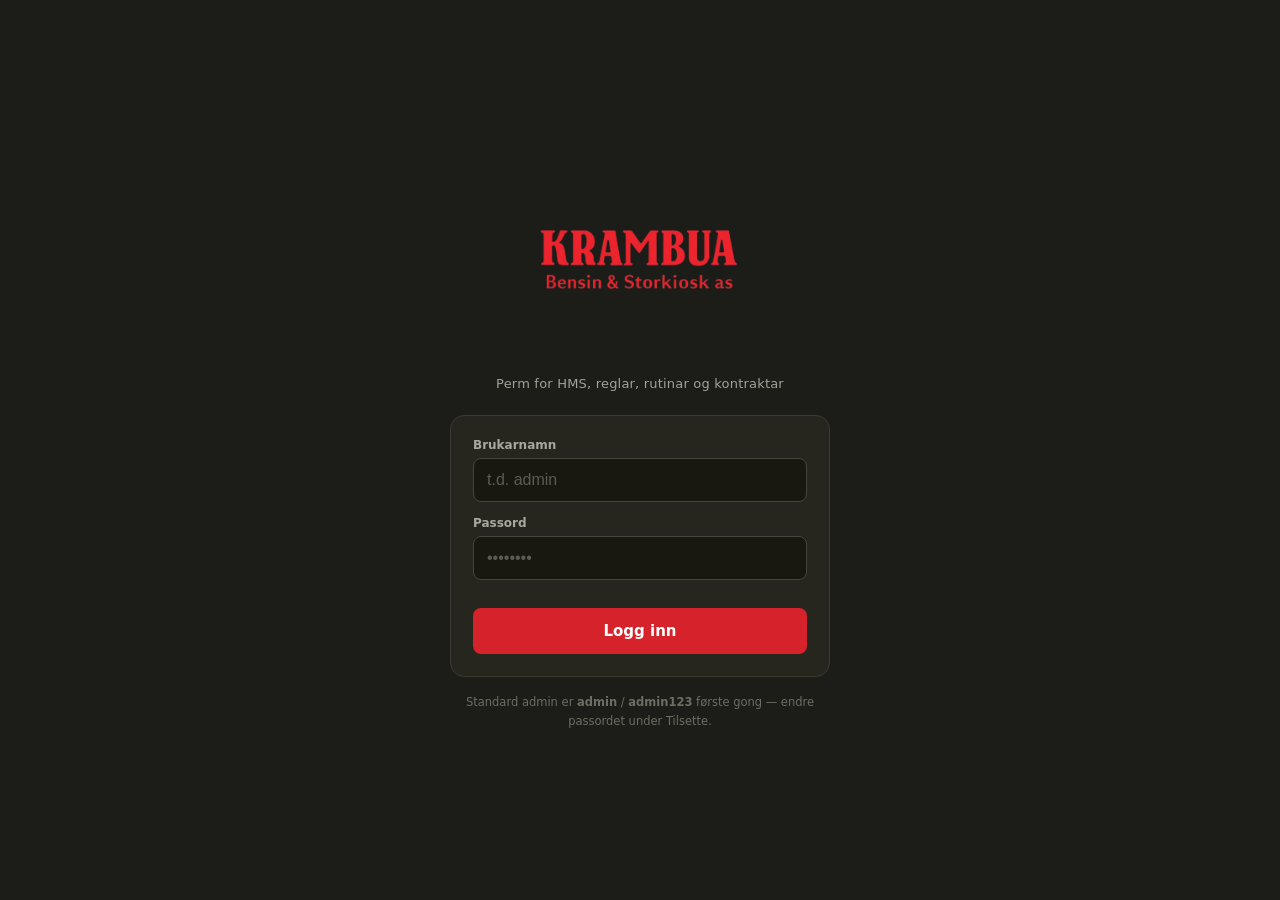
<file: index.html>
<!DOCTYPE html>
<html lang="nn">
<head>
<meta charset="UTF-8" />
<meta name="viewport" content="width=device-width, initial-scale=1, viewport-fit=cover" />
<meta name="theme-color" content="#1C1C19" />
<title>Krambua — Perm for tilsette</title>
<link rel="icon" href="assets/logo-k.png" />
<link rel="apple-touch-icon" href="assets/logo-k.png" />
<link rel="stylesheet" href="style.css" />
</head>
<body>

<div id="laster" class="laster-side">Lastar …</div>

<div id="innlogging" class="skjult">
  <div class="login-boks">
    <div class="login-topp">
      <img class="merke-full" src="logo-full.png" alt="Krambua Bensin & Storkiosk" />
      <p>Perm for HMS, reglar, rutinar og kontraktar</p>
    </div>
    <div class="login-kort" id="steg-brukar">
      <label for="bn-felt">Brukarnamn</label>
      <input id="bn-felt" placeholder="t.d. admin" autocapitalize="off" style="margin-bottom:14px;" />
      <label for="pw-felt">Passord</label>
      <input id="pw-felt" type="password" placeholder="••••••••" />
      <div id="login-feil" class="login-feil"></div>
      <button id="login-knapp">Logg inn</button>
    </div>
    <div class="login-kort skjult" id="steg-token">
      <label for="token-felt">GitHub-token (berre for admin)</label>
      <textarea id="token-felt" rows="3" placeholder="github_pat_..."></textarea>
      <div class="hugs-rad">
        <input type="checkbox" id="hugs-meg" checked />
        <label for="hugs-meg" style="margin:0;">Hugs på denne eininga</label>
      </div>
      <div id="token-feil" class="login-feil"></div>
      <button id="token-knapp">Gå vidare</button>
    </div>
    <p class="login-hjelp">
      Standard admin er <b>admin</b> / <b>admin123</b> første gong — endre passordet under Tilsette.
    </p>
  </div>
</div>

<div id="app" class="skjult">
  <div id="app-topp">
    <div class="merke-rad">
      <img src="logo-k.png" alt="Krambua" />
      <span class="undertekst">Perm for tilsette</span>
    </div>
    <div class="hoyre">
      <button id="avvik-knapp" class="knapp-avvik">⚠ Meld avvik</button>
      <span id="brukar-namn" class="brukar"></span>
      <button id="logg-ut-knapp">Logg ut</button>
    </div>
  </div>
  <div id="innhald"></div>
</div>

<div id="toast-rot"></div>

<script src="config.js"></script>
<script src="app.js"></script>
</body>
</html>
</file>
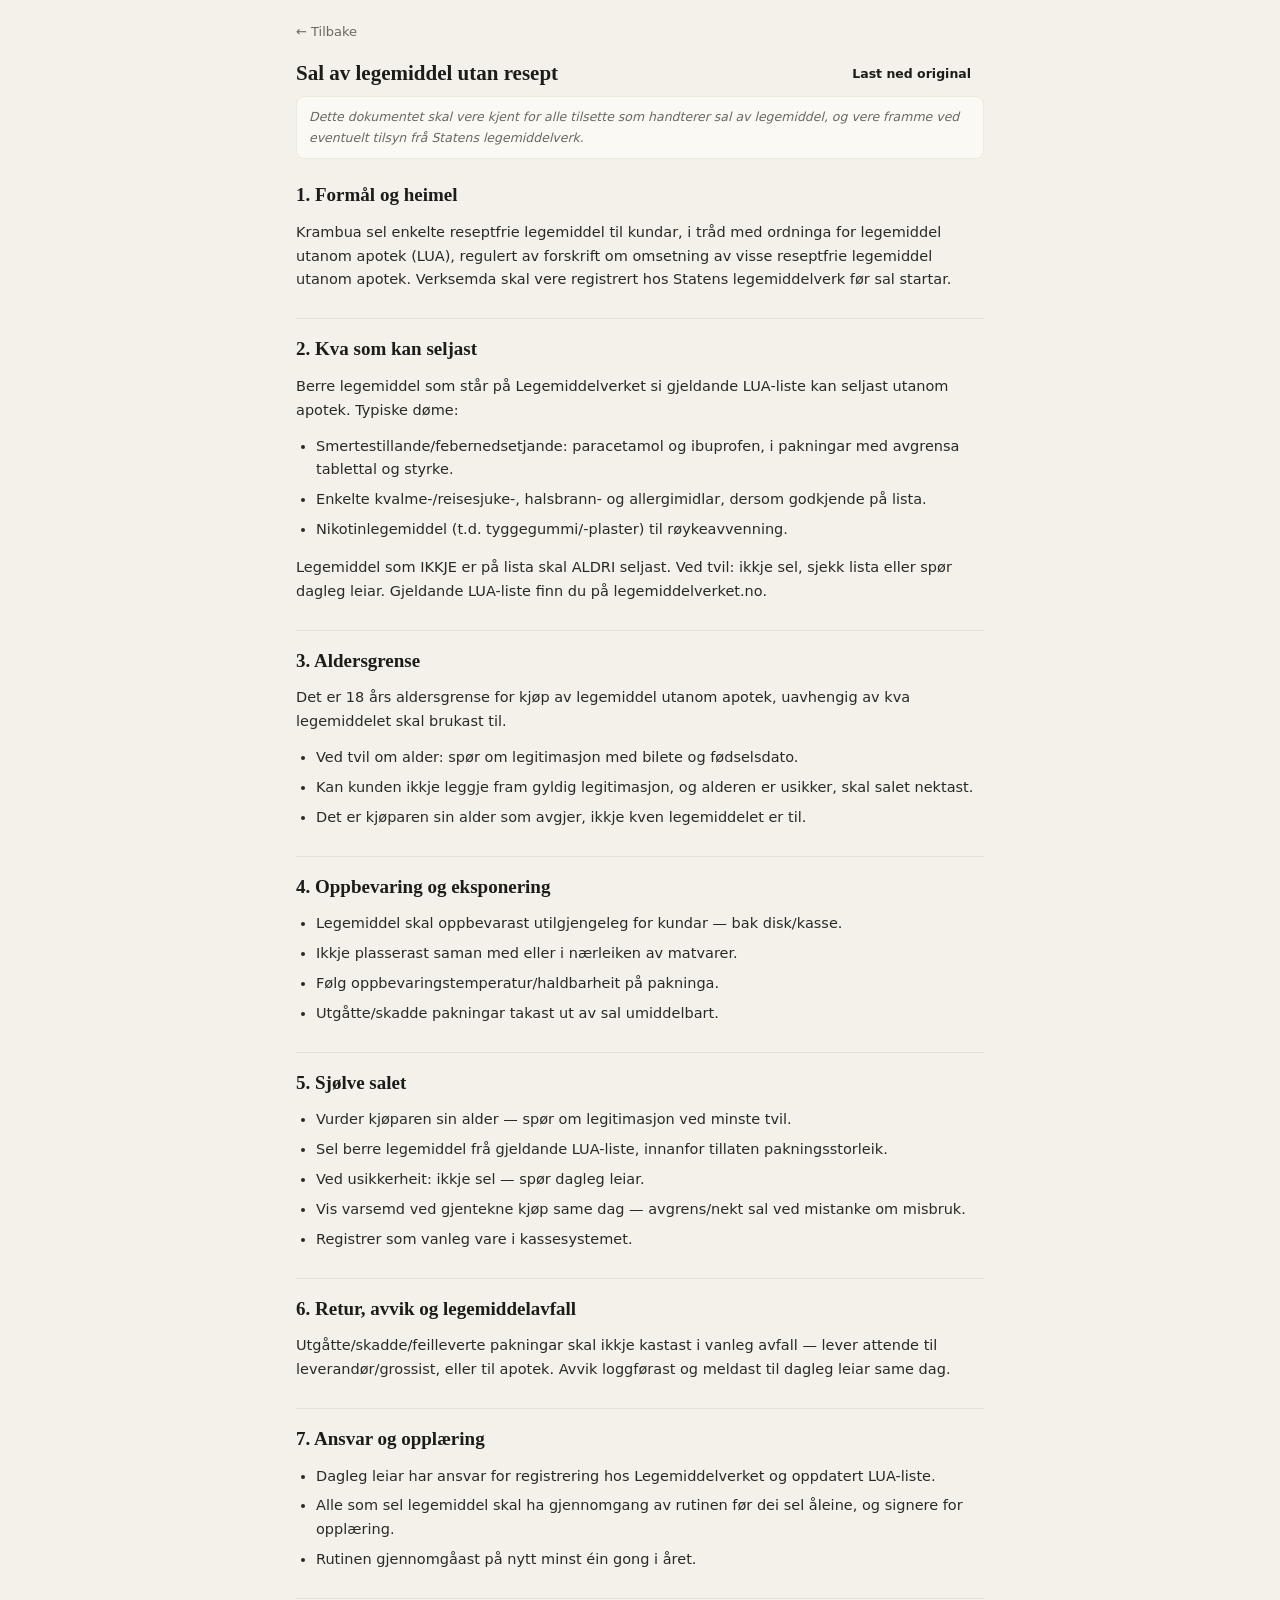
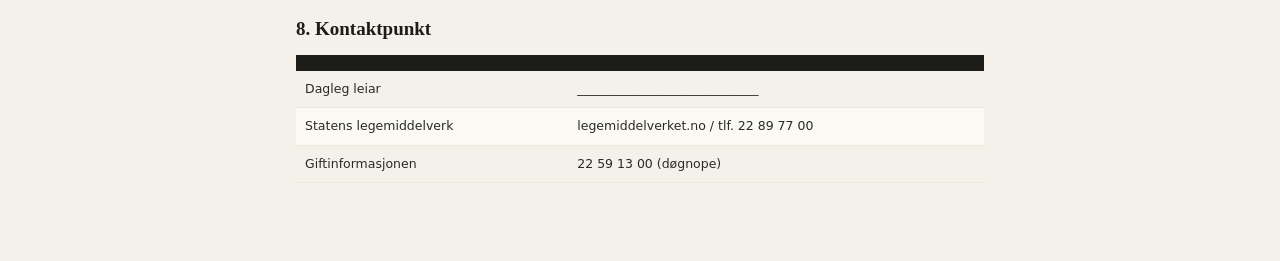
<file: preview_lesevisning.html>
<!DOCTYPE html>
<html lang="nn"><head><meta charset="UTF-8">
<meta name="viewport" content="width=device-width, initial-scale=1">
<title>Førehandsvising — lesevisning</title>
<style>:root {
  --raud: #D6222A;
  --raud-mork: #B81C24;
  --kull: #1C1C19;
  --botn: #F3F1EA;
  --kort: #FFFFFF;
  --kant: #E4E0D4;
  --tekst-lys: #8A8980;
  --safe-b: env(safe-area-inset-bottom, 0px);
}
* { box-sizing: border-box; -webkit-tap-highlight-color: transparent; }
html { -webkit-text-size-adjust: 100%; }
body {
  margin: 0;
  font-family: 'Inter', system-ui, -apple-system, sans-serif;
  background: var(--botn);
  color: var(--kull);
  overscroll-behavior-y: none;
}
h1, h2 { font-family: Georgia, serif; margin: 0; }
button { font-family: inherit; touch-action: manipulation; }
.skjult { display: none !important; }

/* ---------- Innlogging ---------- */
#innlogging {
  min-height: 100dvh;
  background: var(--kull);
  display: flex;
  align-items: center;
  justify-content: center;
  padding: 24px 18px calc(24px + var(--safe-b));
}
.login-boks { width: 100%; max-width: 380px; }
.login-topp { text-align: center; margin-bottom: 24px; }
.login-topp .ikon {
  width: 56px; height: 56px; margin: 0 auto 16px;
  display: flex; align-items: center; justify-content: center;
}
.login-topp .ikon img { width: 100%; height: 100%; object-fit: contain; }
.login-topp .merke-full { max-width: 210px; width: 100%; height: auto; margin: 0 auto 6px; display: block; }
.login-topp p { color: #a3a299; font-size: 13px; margin-top: 8px; letter-spacing: .2px; }
.login-kort {
  background: #26261F; border: 1px solid #3a392f; border-radius: 14px; padding: 22px;
}
.login-kort label { font-size: 12px; color: #a9a89f; display: block; margin-bottom: 6px; font-weight: 600; }
.login-kort input, .login-kort textarea {
  width: 100%; background: #18180F; border: 1px solid #46453d; border-radius: 8px;
  padding: 12px 13px; color: #fff; font-size: 16px; resize: vertical;
}
.login-kort textarea { font-family: monospace; font-size: 13.5px; }
.login-kort input::placeholder, .login-kort textarea::placeholder { color: #5c5b52; }
.login-kort button {
  width: 100%; margin-top: 18px; background: var(--raud); border: none; border-radius: 8px;
  padding: 14px 0; color: #fff; font-weight: 700; font-size: 15px; cursor: pointer;
  transition: background .15s ease;
}
.login-kort button:active { background: var(--raud-mork); }
.login-hjelp { color: #6e6d64; font-size: 11.5px; text-align: center; margin-top: 16px; line-height: 1.6; padding: 0 6px; }
.login-feil { color: #ff9d8a; font-size: 12.5px; margin-top: 10px; min-height: 0; line-height: 1.5; }
.hugs-rad { display: flex; align-items: center; gap: 8px; font-size: 13px; color: #a9a89f; margin-top: 12px; }
.hugs-rad input { width: auto; accent-color: var(--raud); }

/* ---------- Toppfelt ---------- */
#app-topp {
  background: var(--kull);
  border-bottom: 3px solid var(--raud);
  padding: 12px 16px;
  padding-top: max(12px, env(safe-area-inset-top));
  display: flex; align-items: center; justify-content: space-between;
  position: sticky; top: 0; z-index: 30;
  gap: 10px;
}
#app-topp .merke-rad { display: flex; align-items: center; gap: 9px; min-width: 0; }
#app-topp .merke-rad img { height: 26px; width: auto; flex-shrink: 0; }
#app-topp .undertekst {
  color: #a9a89f; font-size: 11px; letter-spacing: .8px; text-transform: uppercase;
  border-left: 1px solid #47463f; padding-left: 9px; white-space: nowrap;
  display: none;
}
#app-topp .hoyre { display: flex; align-items: center; gap: 10px; flex-shrink: 0; }
#app-topp .brukar { color: #cfcec5; font-size: 12.5px; max-width: 120px; overflow: hidden; text-overflow: ellipsis; white-space: nowrap; }
#app-topp button {
  background: transparent; border: 1px solid #47463f; color: #e9e8df;
  padding: 8px 12px; border-radius: 7px; font-size: 12.5px; cursor: pointer; white-space: nowrap;
}
#app-topp button:active { background: #2c2c26; }
.knapp-avvik {
  background: #D6222A !important; border-color: #D6222A !important; color: #fff !important;
  font-weight: 700;
}
.knapp-avvik:active { background: var(--raud-mork) !important; }

#innhald { max-width: 720px; margin: 0 auto; padding: 18px 14px calc(50px + var(--safe-b)); }

/* ---------- Faner ---------- */
.faner {
  display: flex; gap: 6px; margin-bottom: 18px;
  background: #E8E5DA; padding: 4px; border-radius: 10px;
}
.fane-knapp {
  flex: 1; padding: 9px 12px; border-radius: 7px; border: none; background: transparent;
  color: #5a594e; font-weight: 600; font-size: 13.5px; cursor: pointer; transition: all .15s ease;
}
.fane-knapp.aktiv { background: var(--kort); color: var(--kull); box-shadow: 0 1px 3px rgba(0,0,0,.12); }

/* ---------- Kategorifilter ---------- */
.kategori-filter {
  display: flex; gap: 7px; margin-bottom: 16px;
  overflow-x: auto; -webkit-overflow-scrolling: touch; scrollbar-width: none;
  padding-bottom: 2px; margin-left: -14px; margin-right: -14px; padding-left: 14px; padding-right: 14px;
}
.kategori-filter::-webkit-scrollbar { display: none; }
.kategori-filter button {
  flex-shrink: 0; font-size: 13px; padding: 7px 14px; border-radius: 20px; border: 1px solid var(--kant);
  background: var(--kort); color: #5a594e; cursor: pointer; font-weight: 600;
}
.kategori-filter button.aktiv { border-color: var(--raud); background: var(--raud); color: #fff; }

/* ---------- Verktøyrad ---------- */
.verktoyrad { margin-bottom: 4px; }
.verktoyrad .last-opp-rad { margin-top: 4px; margin-bottom: 14px; }

/* ---------- Kort / rader ---------- */
.dok-rad, .tilsett-rad {
  background: var(--kort); border: 1px solid var(--kant); border-radius: 12px; padding: 14px;
  display: flex; align-items: center; gap: 12px; margin-bottom: 9px;
  transition: box-shadow .15s ease;
}
.dok-rad .ikon-fil {
  width: 36px; height: 36px; border-radius: 8px; background: var(--botn);
  display: flex; align-items: center; justify-content: center; flex-shrink: 0; font-size: 16px;
}
.dok-rad .info, .tilsett-rad .info { flex: 1; min-width: 0; }
.dok-rad .tittel, .tilsett-rad .namn {
  font-weight: 600; font-size: 14.5px; overflow: hidden; text-overflow: ellipsis;
  white-space: nowrap; line-height: 1.3;
}
.dok-rad .meta, .tilsett-rad .meta {
  font-size: 11.5px; color: var(--tekst-lys); margin-top: 3px;
  overflow: hidden; text-overflow: ellipsis; white-space: nowrap;
}
.dok-rad .knappar { display: flex; gap: 6px; flex-shrink: 0; }
.knapp-liten {
  background: var(--botn); border: none; border-radius: 8px; padding: 9px 13px;
  font-size: 12.5px; font-weight: 600; color: var(--kull); cursor: pointer; white-space: nowrap;
}
.knapp-liten:active { background: #e3e0d3; }
.knapp-slett {
  background: none; border: 1px solid #f0d3d0; border-radius: 8px; padding: 9px 11px; cursor: pointer;
  color: var(--raud); font-size: 14px; line-height: 1; flex-shrink: 0;
}
.knapp-slett:active { background: #FCE9E9; }
.knapp-mork {
  background: var(--kull); color: #fff; border: none; border-radius: 9px;
  padding: 11px 16px; font-size: 13.5px; font-weight: 600; cursor: pointer;
}
.knapp-mork:active { background: #333329; }
.knapp-raud {
  background: var(--raud); color: #fff; border: none; border-radius: 9px;
  padding: 13px 16px; font-size: 14.5px; font-weight: 700; cursor: pointer;
}
.knapp-raud:active { background: var(--raud-mork); }
.knapp-raud:disabled { opacity: .6; }

.tom {
  text-align: center; padding: 54px 22px; color: #a09f96; font-size: 13.5px;
  background: var(--kort); border: 1px dashed var(--kant); border-radius: 12px;
}

.kategori-header { display: flex; align-items: center; gap: 8px; margin: 24px 0 11px; }
.kategori-header:first-child { margin-top: 0; }
.kategori-header .prikk { width: 7px; height: 7px; background: var(--raud); border-radius: 2px; flex-shrink: 0; }
.kategori-header h2 { font-size: 12.5px; text-transform: uppercase; letter-spacing: 1px; color: #6e6d63; }

.hei-header { margin-bottom: 22px; }
.hei-header h1 { font-size: 23px; margin-bottom: 5px; }
.hei-header p { color: var(--tekst-lys); font-size: 13.5px; margin: 0; line-height: 1.5; }

/* ---------- Modal (bunnark på mobil) ---------- */
.modal-bakgrunn {
  position: fixed; inset: 0; background: rgba(20,20,17,.55);
  display: flex; align-items: flex-end; justify-content: center; z-index: 40;
}
.modal {
  background: var(--kort); border-radius: 18px 18px 0 0; width: 100%; max-width: 480px;
  padding: 20px 18px calc(20px + var(--safe-b));
  max-height: 88dvh; overflow-y: auto;
  animation: gli-opp .2s ease-out;
}
@keyframes gli-opp { from { transform: translateY(20px); opacity: 0; } to { transform: translateY(0); opacity: 1; } }
.modal-topp { display: flex; justify-content: space-between; align-items: center; margin-bottom: 16px; }
.modal-topp h2 { font-size: 17px; }
.modal-topp button {
  background: var(--botn); border: none; cursor: pointer; font-size: 15px; color: var(--kull);
  width: 30px; height: 30px; border-radius: 50%; display: flex; align-items: center; justify-content: center;
}
.felt { margin-bottom: 15px; }
.felt label { font-size: 12.5px; color: #6a6960; display: block; margin-bottom: 6px; font-weight: 600; }
.felt input, .felt select {
  width: 100%; border: 1px solid var(--kant); border-radius: 8px; padding: 11px 13px;
  font-size: 16px; background: var(--kort); color: var(--kull);
}
.filvel {
  border: 1.5px dashed #ccc7b8; border-radius: 10px; padding: 20px 12px; text-align: center;
  cursor: pointer; background: #FAF9F4; font-size: 13.5px; color: #8a8980; line-height: 1.5;
}
.filvel:active { background: #f3f0e7; }
.avkryssliste {
  display: flex; flex-direction: column; gap: 3px; max-height: 150px; overflow-y: auto;
  border: 1px solid #eee9db; border-radius: 9px; padding: 6px; margin-top: 8px;
}
.avkryssliste label {
  display: flex; align-items: center; gap: 9px; font-size: 13.5px; padding: 7px 6px; border-radius: 6px;
}
.avkryssliste input { accent-color: var(--raud); width: 17px; height: 17px; flex-shrink: 0; }

/* ---------- Diverse skjema ---------- */
.grid-2 { display: grid; grid-template-columns: 1fr 1fr; gap: 10px; margin-bottom: 10px; }
.tekstfelt {
  width: 100%; box-sizing: border-box; border: 1px solid var(--kant); border-radius: 8px;
  padding: 11px 13px; font-size: 16px; background: var(--kort); color: var(--kull);
}

.toast {
  position: fixed; top: max(16px, env(safe-area-inset-top)); left: 16px; right: 16px;
  background: var(--kull); color: #fff; padding: 12px 16px; border-radius: 10px;
  font-size: 13.5px; z-index: 50; box-shadow: 0 8px 24px rgba(0,0,0,.3); text-align: center;
}
.laster-side {
  min-height: 100dvh; display: flex; align-items: center; justify-content: center;
  background: var(--kull); color: #8a8980; font-size: 13.5px;
}

/* ---------- Større skjermar ---------- */
@media (min-width: 640px) {
  #app-topp { padding: 16px 28px; }
  #app-topp .undertekst { display: inline; }
  #innhald { padding: 28px 24px 60px; }
  .grid-2 { grid-template-columns: 1fr 1fr; }
  .modal-bakgrunn { align-items: center; }
  .modal { border-radius: 16px; animation: none; }
  .dok-rad:hover, .tilsett-rad:hover { box-shadow: 0 2px 10px rgba(0,0,0,.06); }
  .toast { left: auto; right: 24px; max-width: 320px; }
}

@media (max-width: 639px) {
  .dok-rad .tittel { white-space: normal; }
  .grid-2 { grid-template-columns: 1fr; }
}

@media (max-width: 430px) {
  #app-topp .brukar { display: none; }
  #app-topp button { padding: 8px 10px; }
}

/* ---------- Integrert dokumentside ---------- */
.dok-side { line-height: 1.65; color: #2a2a25; font-size: 14.5px; }
.dok-side .side-h1 {
  font-family: Georgia, serif; font-size: 19px; color: var(--kull);
  margin: 26px 0 10px; padding-top: 14px; border-top: 1px solid #e4e0d4;
}
.dok-side .side-h1:first-of-type { border-top: none; padding-top: 0; margin-top: 4px; }
.dok-side .side-h2 { font-size: 15.5px; color: var(--raud); margin: 18px 0 8px; font-weight: 700; }
.dok-side p { margin: 0 0 12px; }
.dok-side ul { margin: 0 0 14px; padding-left: 20px; }
.dok-side li { margin-bottom: 6px; }
.dok-side .side-notis {
  font-style: italic; font-size: 12.5px; color: #6a6960; background: #FAF9F4;
  border: 1px solid #eee9db; border-radius: 8px; padding: 10px 12px; margin-bottom: 20px;
}
.dok-side .side-tabell {
  width: 100%; border-collapse: collapse; margin: 4px 0 18px; font-size: 12.5px;
}
.dok-side .side-tabell th {
  background: var(--kull); color: #fff; text-align: left; padding: 8px 9px; font-weight: 600;
}
.dok-side .side-tabell td { padding: 8px 9px; border-bottom: 1px solid #eee9db; vertical-align: top; }
.dok-side .side-tabell tr:nth-child(even) td { background: #FAF9F4; }

.side-topp {
  display: flex; align-items: center; justify-content: space-between; gap: 10px;
  margin-bottom: 6px; flex-wrap: wrap;
}
.side-topp h1 { font-size: 21px; }
.side-tilbake {
  background: none; border: none; color: #6a6960; font-size: 13px; cursor: pointer;
  padding: 4px 0; margin-bottom: 14px; display: inline-flex; align-items: center; gap: 4px;
}

body { padding: 0; }
#innhald { max-width: 720px; margin: 0 auto; padding: 20px 16px 60px; }
</style>
</head><body>
<div id="innhald">
  <button class="side-tilbake">← Tilbake</button>
  <div class="side-topp"><h1>Sal av legemiddel utan resept</h1><button class="knapp-liten">Last ned original</button></div>
  <div class="dok-side"><p class="side-notis">Dette dokumentet skal vere kjent for alle tilsette som handterer sal av legemiddel, og vere framme ved eventuelt tilsyn frå Statens legemiddelverk.</p>
<h2 class="side-h1">1. Formål og heimel</h2>
<p>Krambua sel enkelte reseptfrie legemiddel til kundar, i tråd med ordninga for legemiddel utanom apotek (LUA), regulert av forskrift om omsetning av visse reseptfrie legemiddel utanom apotek. Verksemda skal vere registrert hos Statens legemiddelverk før sal startar.</p>
<h2 class="side-h1">2. Kva som kan seljast</h2>
<p>Berre legemiddel som står på Legemiddelverket si gjeldande LUA-liste kan seljast utanom apotek. Typiske døme:</p>
<ul><li>Smertestillande/febernedsetjande: paracetamol og ibuprofen, i pakningar med avgrensa tablettal og styrke.</li><li>Enkelte kvalme-/reisesjuke-, halsbrann- og allergimidlar, dersom godkjende på lista.</li><li>Nikotinlegemiddel (t.d. tyggegummi/-plaster) til røykeavvenning.</li></ul>
<p>Legemiddel som IKKJE er på lista skal ALDRI seljast. Ved tvil: ikkje sel, sjekk lista eller spør dagleg leiar. Gjeldande LUA-liste finn du på legemiddelverket.no.</p>
<h2 class="side-h1">3. Aldersgrense</h2>
<p>Det er 18 års aldersgrense for kjøp av legemiddel utanom apotek, uavhengig av kva legemiddelet skal brukast til.</p>
<ul><li>Ved tvil om alder: spør om legitimasjon med bilete og fødselsdato.</li><li>Kan kunden ikkje leggje fram gyldig legitimasjon, og alderen er usikker, skal salet nektast.</li><li>Det er kjøparen sin alder som avgjer, ikkje kven legemiddelet er til.</li></ul>
<h2 class="side-h1">4. Oppbevaring og eksponering</h2>
<ul><li>Legemiddel skal oppbevarast utilgjengeleg for kundar — bak disk/kasse.</li><li>Ikkje plasserast saman med eller i nærleiken av matvarer.</li><li>Følg oppbevaringstemperatur/haldbarheit på pakninga.</li><li>Utgåtte/skadde pakningar takast ut av sal umiddelbart.</li></ul>
<h2 class="side-h1">5. Sjølve salet</h2>
<ul><li>Vurder kjøparen sin alder — spør om legitimasjon ved minste tvil.</li><li>Sel berre legemiddel frå gjeldande LUA-liste, innanfor tillaten pakningsstorleik.</li><li>Ved usikkerheit: ikkje sel — spør dagleg leiar.</li><li>Vis varsemd ved gjentekne kjøp same dag — avgrens/nekt sal ved mistanke om misbruk.</li><li>Registrer som vanleg vare i kassesystemet.</li></ul>
<h2 class="side-h1">6. Retur, avvik og legemiddelavfall</h2>
<p>Utgåtte/skadde/feilleverte pakningar skal ikkje kastast i vanleg avfall — lever attende til leverandør/grossist, eller til apotek. Avvik loggførast og meldast til dagleg leiar same dag.</p>
<h2 class="side-h1">7. Ansvar og opplæring</h2>
<ul><li>Dagleg leiar har ansvar for registrering hos Legemiddelverket og oppdatert LUA-liste.</li><li>Alle som sel legemiddel skal ha gjennomgang av rutinen før dei sel åleine, og signere for opplæring.</li><li>Rutinen gjennomgåast på nytt minst éin gong i året.</li></ul>
<h2 class="side-h1">8. Kontaktpunkt</h2>
<table class="side-tabell"><thead><tr><th></th><th></th></tr></thead><tbody><tr><td>Dagleg leiar</td><td>_____________________________</td></tr><tr><td>Statens legemiddelverk</td><td>legemiddelverket.no / tlf. 22 89 77 00</td></tr><tr><td>Giftinformasjonen</td><td>22 59 13 00 (døgnope)</td></tr></tbody></table></div>
</div>
</body></html>
</file>
<file: style.css>
:root {
  --raud: #D6222A;
  --raud-mork: #B81C24;
  --kull: #1C1C19;
  --botn: #F3F1EA;
  --kort: #FFFFFF;
  --kant: #E4E0D4;
  --tekst-lys: #8A8980;
  --safe-b: env(safe-area-inset-bottom, 0px);
}
* { box-sizing: border-box; -webkit-tap-highlight-color: transparent; }
html { -webkit-text-size-adjust: 100%; }
body {
  margin: 0;
  font-family: 'Inter', system-ui, -apple-system, sans-serif;
  background: var(--botn);
  color: var(--kull);
  overscroll-behavior-y: none;
}
h1, h2 { font-family: Georgia, serif; margin: 0; }
button { font-family: inherit; touch-action: manipulation; }
.skjult { display: none !important; }

/* ---------- Innlogging ---------- */
#innlogging {
  min-height: 100dvh;
  background: var(--kull);
  display: flex;
  align-items: center;
  justify-content: center;
  padding: 24px 18px calc(24px + var(--safe-b));
}
.login-boks { width: 100%; max-width: 380px; }
.login-topp { text-align: center; margin-bottom: 24px; }
.login-topp .ikon {
  width: 56px; height: 56px; margin: 0 auto 16px;
  display: flex; align-items: center; justify-content: center;
}
.login-topp .ikon img { width: 100%; height: 100%; object-fit: contain; }
.login-topp .merke-full { max-width: 210px; width: 100%; height: auto; margin: 0 auto 6px; display: block; }
.login-topp p { color: #a3a299; font-size: 13px; margin-top: 8px; letter-spacing: .2px; }
.login-kort {
  background: #26261F; border: 1px solid #3a392f; border-radius: 14px; padding: 22px;
}
.login-kort label { font-size: 12px; color: #a9a89f; display: block; margin-bottom: 6px; font-weight: 600; }
.login-kort input, .login-kort textarea {
  width: 100%; background: #18180F; border: 1px solid #46453d; border-radius: 8px;
  padding: 12px 13px; color: #fff; font-size: 16px; resize: vertical;
}
.login-kort textarea { font-family: monospace; font-size: 13.5px; }
.login-kort input::placeholder, .login-kort textarea::placeholder { color: #5c5b52; }
.login-kort button {
  width: 100%; margin-top: 18px; background: var(--raud); border: none; border-radius: 8px;
  padding: 14px 0; color: #fff; font-weight: 700; font-size: 15px; cursor: pointer;
  transition: background .15s ease;
}
.login-kort button:active { background: var(--raud-mork); }
.login-hjelp { color: #6e6d64; font-size: 11.5px; text-align: center; margin-top: 16px; line-height: 1.6; padding: 0 6px; }
.login-feil { color: #ff9d8a; font-size: 12.5px; margin-top: 10px; min-height: 0; line-height: 1.5; }
.hugs-rad { display: flex; align-items: center; gap: 8px; font-size: 13px; color: #a9a89f; margin-top: 12px; }
.hugs-rad input { width: auto; accent-color: var(--raud); }

/* ---------- Toppfelt ---------- */
#app-topp {
  background: var(--kull);
  border-bottom: 3px solid var(--raud);
  padding: 12px 16px;
  padding-top: max(12px, env(safe-area-inset-top));
  display: flex; align-items: center; justify-content: space-between;
  position: sticky; top: 0; z-index: 30;
  gap: 10px;
}
#app-topp .merke-rad { display: flex; align-items: center; gap: 9px; min-width: 0; }
#app-topp .merke-rad img { height: 26px; width: auto; flex-shrink: 0; }
#app-topp .undertekst {
  color: #a9a89f; font-size: 11px; letter-spacing: .8px; text-transform: uppercase;
  border-left: 1px solid #47463f; padding-left: 9px; white-space: nowrap;
  display: none;
}
#app-topp .hoyre { display: flex; align-items: center; gap: 10px; flex-shrink: 0; }
#app-topp .brukar { color: #cfcec5; font-size: 12.5px; max-width: 120px; overflow: hidden; text-overflow: ellipsis; white-space: nowrap; }
#app-topp button {
  background: transparent; border: 1px solid #47463f; color: #e9e8df;
  padding: 8px 12px; border-radius: 7px; font-size: 12.5px; cursor: pointer; white-space: nowrap;
}
#app-topp button:active { background: #2c2c26; }
.knapp-avvik {
  background: #D6222A !important; border-color: #D6222A !important; color: #fff !important;
  font-weight: 700;
}
.knapp-avvik:active { background: var(--raud-mork) !important; }

#innhald { max-width: 720px; margin: 0 auto; padding: 18px 14px calc(50px + var(--safe-b)); }

/* ---------- Faner ---------- */
.faner {
  display: flex; gap: 6px; margin-bottom: 18px;
  background: #E8E5DA; padding: 4px; border-radius: 10px;
}
.fane-knapp {
  flex: 1; padding: 9px 12px; border-radius: 7px; border: none; background: transparent;
  color: #5a594e; font-weight: 600; font-size: 13.5px; cursor: pointer; transition: all .15s ease;
}
.fane-knapp.aktiv { background: var(--kort); color: var(--kull); box-shadow: 0 1px 3px rgba(0,0,0,.12); }

/* ---------- Kategorifilter ---------- */
.kategori-filter {
  display: flex; gap: 7px; margin-bottom: 16px;
  overflow-x: auto; -webkit-overflow-scrolling: touch; scrollbar-width: none;
  padding-bottom: 2px; margin-left: -14px; margin-right: -14px; padding-left: 14px; padding-right: 14px;
}
.kategori-filter::-webkit-scrollbar { display: none; }
.kategori-filter button {
  flex-shrink: 0; font-size: 13px; padding: 7px 14px; border-radius: 20px; border: 1px solid var(--kant);
  background: var(--kort); color: #5a594e; cursor: pointer; font-weight: 600;
}
.kategori-filter button.aktiv { border-color: var(--raud); background: var(--raud); color: #fff; }

/* ---------- Verktøyrad ---------- */
.verktoyrad { margin-bottom: 4px; }
.verktoyrad .last-opp-rad { margin-top: 4px; margin-bottom: 14px; }

/* ---------- Kort / rader ---------- */
.dok-rad, .tilsett-rad {
  background: var(--kort); border: 1px solid var(--kant); border-radius: 12px; padding: 14px;
  display: flex; align-items: center; gap: 12px; margin-bottom: 9px;
  transition: box-shadow .15s ease;
}
.dok-rad .ikon-fil {
  width: 36px; height: 36px; border-radius: 8px; background: var(--botn);
  display: flex; align-items: center; justify-content: center; flex-shrink: 0; font-size: 16px;
}
.dok-rad .info, .tilsett-rad .info { flex: 1; min-width: 0; }
.dok-rad .tittel, .tilsett-rad .namn {
  font-weight: 600; font-size: 14.5px; overflow: hidden; text-overflow: ellipsis;
  white-space: nowrap; line-height: 1.3;
}
.dok-rad .meta, .tilsett-rad .meta {
  font-size: 11.5px; color: var(--tekst-lys); margin-top: 3px;
  overflow: hidden; text-overflow: ellipsis; white-space: nowrap;
}
.dok-rad .knappar { display: flex; gap: 6px; flex-shrink: 0; }
.knapp-liten {
  background: var(--botn); border: none; border-radius: 8px; padding: 9px 13px;
  font-size: 12.5px; font-weight: 600; color: var(--kull); cursor: pointer; white-space: nowrap;
}
.knapp-liten:active { background: #e3e0d3; }
.knapp-slett {
  background: none; border: 1px solid #f0d3d0; border-radius: 8px; padding: 9px 11px; cursor: pointer;
  color: var(--raud); font-size: 14px; line-height: 1; flex-shrink: 0;
}
.knapp-slett:active { background: #FCE9E9; }
.knapp-mork {
  background: var(--kull); color: #fff; border: none; border-radius: 9px;
  padding: 11px 16px; font-size: 13.5px; font-weight: 600; cursor: pointer;
}
.knapp-mork:active { background: #333329; }
.knapp-raud {
  background: var(--raud); color: #fff; border: none; border-radius: 9px;
  padding: 13px 16px; font-size: 14.5px; font-weight: 700; cursor: pointer;
}
.knapp-raud:active { background: var(--raud-mork); }
.knapp-raud:disabled { opacity: .6; }

.tom {
  text-align: center; padding: 54px 22px; color: #a09f96; font-size: 13.5px;
  background: var(--kort); border: 1px dashed var(--kant); border-radius: 12px;
}

.kategori-header { display: flex; align-items: center; gap: 8px; margin: 24px 0 11px; }
.kategori-header:first-child { margin-top: 0; }
.kategori-header .prikk { width: 7px; height: 7px; background: var(--raud); border-radius: 2px; flex-shrink: 0; }
.kategori-header h2 { font-size: 12.5px; text-transform: uppercase; letter-spacing: 1px; color: #6e6d63; }

.hei-header { margin-bottom: 22px; }
.hei-header h1 { font-size: 23px; margin-bottom: 5px; }
.hei-header p { color: var(--tekst-lys); font-size: 13.5px; margin: 0; line-height: 1.5; }

/* ---------- Modal (bunnark på mobil) ---------- */
.modal-bakgrunn {
  position: fixed; inset: 0; background: rgba(20,20,17,.55);
  display: flex; align-items: flex-end; justify-content: center; z-index: 40;
}
.modal {
  background: var(--kort); border-radius: 18px 18px 0 0; width: 100%; max-width: 480px;
  padding: 20px 18px calc(20px + var(--safe-b));
  max-height: 88dvh; overflow-y: auto;
  animation: gli-opp .2s ease-out;
}
@keyframes gli-opp { from { transform: translateY(20px); opacity: 0; } to { transform: translateY(0); opacity: 1; } }
.modal-topp { display: flex; justify-content: space-between; align-items: center; margin-bottom: 16px; }
.modal-topp h2 { font-size: 17px; }
.modal-topp button {
  background: var(--botn); border: none; cursor: pointer; font-size: 15px; color: var(--kull);
  width: 30px; height: 30px; border-radius: 50%; display: flex; align-items: center; justify-content: center;
}
.felt { margin-bottom: 15px; }
.felt label { font-size: 12.5px; color: #6a6960; display: block; margin-bottom: 6px; font-weight: 600; }
.felt input, .felt select {
  width: 100%; border: 1px solid var(--kant); border-radius: 8px; padding: 11px 13px;
  font-size: 16px; background: var(--kort); color: var(--kull);
}
.filvel {
  border: 1.5px dashed #ccc7b8; border-radius: 10px; padding: 20px 12px; text-align: center;
  cursor: pointer; background: #FAF9F4; font-size: 13.5px; color: #8a8980; line-height: 1.5;
}
.filvel:active { background: #f3f0e7; }
.avkryssliste {
  display: flex; flex-direction: column; gap: 3px; max-height: 150px; overflow-y: auto;
  border: 1px solid #eee9db; border-radius: 9px; padding: 6px; margin-top: 8px;
}
.avkryssliste label {
  display: flex; align-items: center; gap: 9px; font-size: 13.5px; padding: 7px 6px; border-radius: 6px;
}
.avkryssliste input { accent-color: var(--raud); width: 17px; height: 17px; flex-shrink: 0; }

/* ---------- Diverse skjema ---------- */
.grid-2 { display: grid; grid-template-columns: 1fr 1fr; gap: 10px; margin-bottom: 10px; }
.tekstfelt {
  width: 100%; box-sizing: border-box; border: 1px solid var(--kant); border-radius: 8px;
  padding: 11px 13px; font-size: 16px; background: var(--kort); color: var(--kull);
}

.toast {
  position: fixed; top: max(16px, env(safe-area-inset-top)); left: 16px; right: 16px;
  background: var(--kull); color: #fff; padding: 12px 16px; border-radius: 10px;
  font-size: 13.5px; z-index: 50; box-shadow: 0 8px 24px rgba(0,0,0,.3); text-align: center;
}
.laster-side {
  min-height: 100dvh; display: flex; align-items: center; justify-content: center;
  background: var(--kull); color: #8a8980; font-size: 13.5px;
}

/* ---------- Større skjermar ---------- */
@media (min-width: 640px) {
  #app-topp { padding: 16px 28px; }
  #app-topp .undertekst { display: inline; }
  #innhald { padding: 28px 24px 60px; }
  .grid-2 { grid-template-columns: 1fr 1fr; }
  .modal-bakgrunn { align-items: center; }
  .modal { border-radius: 16px; animation: none; }
  .dok-rad:hover, .tilsett-rad:hover { box-shadow: 0 2px 10px rgba(0,0,0,.06); }
  .toast { left: auto; right: 24px; max-width: 320px; }
}

@media (max-width: 639px) {
  .dok-rad .tittel { white-space: normal; }
  .grid-2 { grid-template-columns: 1fr; }
}

@media (max-width: 430px) {
  #app-topp .brukar { display: none; }
  #app-topp button { padding: 8px 10px; }
}
</file>
